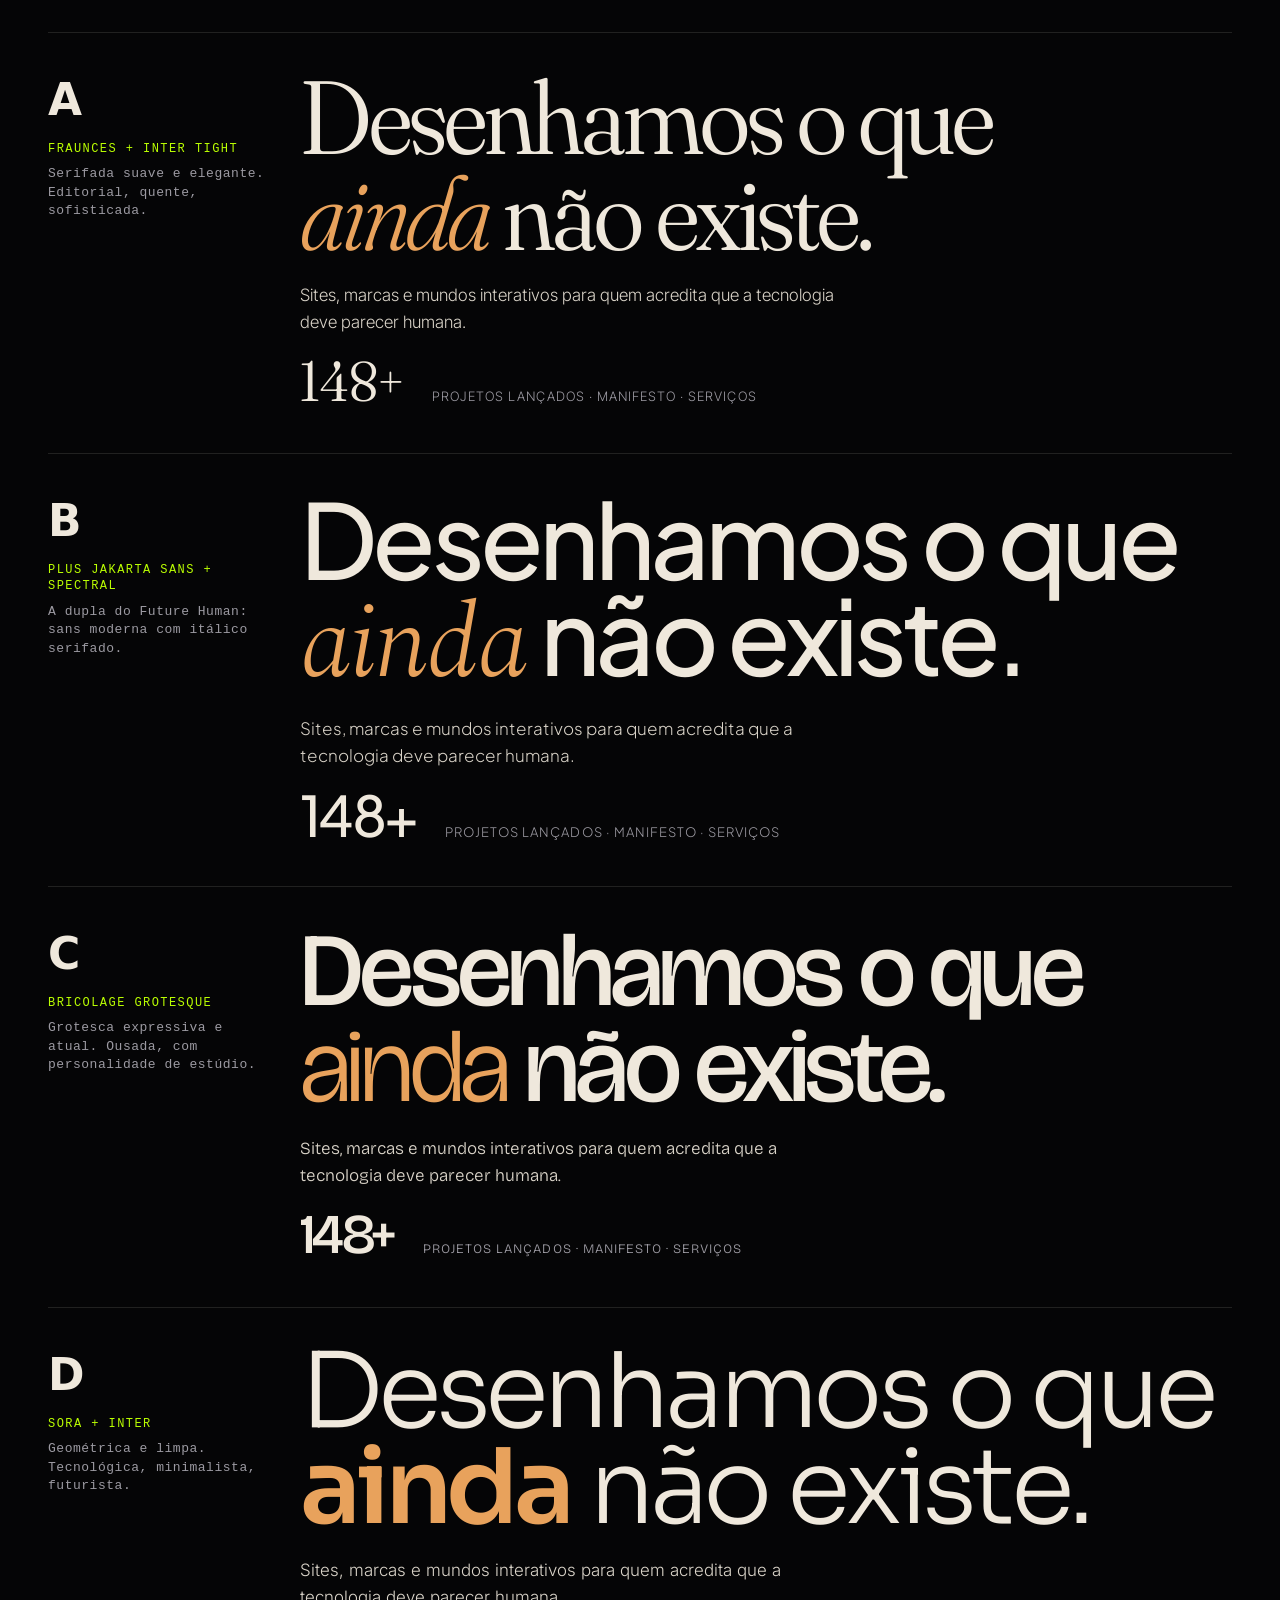
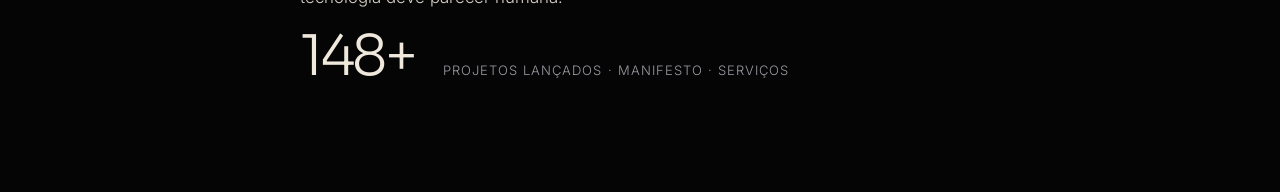
<file: fontes.html>
<!doctype html>
<html lang="pt-BR">
<head>
<meta charset="utf-8" />
<meta name="viewport" content="width=device-width, initial-scale=1" />
<title>NÉBULA — Opções de fonte</title>
<link rel="preconnect" href="https://fonts.googleapis.com" />
<link rel="preconnect" href="https://fonts.gstatic.com" crossorigin />
<link href="https://fonts.googleapis.com/css2?family=Fraunces:ital,opsz,wght@0,9..144,300..600;1,9..144,300..600&family=Inter+Tight:wght@300..600&family=Plus+Jakarta+Sans:wght@300..700&family=Spectral:ital,wght@1,300;1,400&family=Bricolage+Grotesque:opsz,wght@12..96,300..700&family=Sora:wght@300..700&family=Inter:wght@300..600&display=swap" rel="stylesheet" />
<style>
  :root { --bg: #050506; --fg: #efe8dc; --dim: #9c9aa2; --amber: #e8a25c; --lime: #bafe02; --line: rgba(239,232,220,.12); }
  * { box-sizing: border-box; margin: 0; padding: 0; }
  body { background: var(--bg); color: var(--fg); font-family: system-ui, sans-serif; padding: 32px 48px 64px; }
  .opt { border-top: 1px solid var(--line); padding: 36px 0 44px; display: grid; grid-template-columns: 220px 1fr; gap: 32px; }
  .tag { font: 500 12px/1.4 ui-monospace, monospace; letter-spacing: .12em; text-transform: uppercase; color: var(--lime); }
  .tag b { display: block; font-size: 44px; color: var(--fg); letter-spacing: 0; margin-bottom: 10px; font-family: system-ui; font-weight: 600; }
  .tag span { display: block; color: var(--dim); margin-top: 8px; letter-spacing: .04em; text-transform: none; font-size: 13px; }
  h1 { font-size: 104px; line-height: .92; letter-spacing: -.03em; font-weight: 400; }
  h1 em { font-style: italic; color: var(--amber); }
  p { margin-top: 22px; max-width: 34rem; font-size: 17px; line-height: 1.55; color: #d9d3c8; }
  .row { display: flex; gap: 28px; margin-top: 18px; align-items: baseline; }
  .row .big { font-size: 56px; line-height: 1; }
  .row .small { font-size: 13px; color: var(--dim); text-transform: uppercase; letter-spacing: .08em; }

  /* A — Fraunces + Inter Tight */
  .a h1, .a .big { font-family: "Fraunces", serif; font-variation-settings: "opsz" 144, "SOFT" 50; font-weight: 350; }
  .a h1 em { font-weight: 300; }
  .a p, .a .small { font-family: "Inter Tight", sans-serif; font-weight: 300; }

  /* B — Plus Jakarta Sans + Spectral italic (Future Human) */
  .b h1, .b .big { font-family: "Plus Jakarta Sans", sans-serif; font-weight: 500; letter-spacing: -.045em; }
  .b h1 em { font-family: "Spectral", serif; font-weight: 300; letter-spacing: -.02em; }
  .b p, .b .small { font-family: "Plus Jakarta Sans", sans-serif; font-weight: 300; }

  /* C — Bricolage Grotesque */
  .c h1, .c .big { font-family: "Bricolage Grotesque", sans-serif; font-variation-settings: "opsz" 96; font-weight: 500; letter-spacing: -.045em; }
  .c h1 em { font-style: normal; font-weight: 300; }
  .c p, .c .small { font-family: "Bricolage Grotesque", sans-serif; font-variation-settings: "opsz" 14; font-weight: 300; }

  /* D — Sora + Inter */
  .d h1, .d .big { font-family: "Sora", sans-serif; font-weight: 300; letter-spacing: -.05em; }
  .d h1 em { font-style: normal; font-weight: 600; }
  .d p, .d .small { font-family: "Inter", sans-serif; font-weight: 300; }
</style>
</head>
<body>
  <section class="opt a">
    <div class="tag"><b>A</b>Fraunces + Inter Tight<span>Serifada suave e elegante. Editorial, quente, sofisticada.</span></div>
    <div><h1>Desenhamos o que<br><em>ainda</em> não existe.</h1>
      <p>Sites, marcas e mundos interativos para quem acredita que a tecnologia deve parecer humana.</p>
      <div class="row"><span class="big">148+</span><span class="small">Projetos lançados · Manifesto · Serviços</span></div></div>
  </section>
  <section class="opt b">
    <div class="tag"><b>B</b>Plus Jakarta Sans + Spectral<span>A dupla do Future Human: sans moderna com itálico serifado.</span></div>
    <div><h1>Desenhamos o que<br><em>ainda</em> não existe.</h1>
      <p>Sites, marcas e mundos interativos para quem acredita que a tecnologia deve parecer humana.</p>
      <div class="row"><span class="big">148+</span><span class="small">Projetos lançados · Manifesto · Serviços</span></div></div>
  </section>
  <section class="opt c">
    <div class="tag"><b>C</b>Bricolage Grotesque<span>Grotesca expressiva e atual. Ousada, com personalidade de estúdio.</span></div>
    <div><h1>Desenhamos o que<br><em>ainda</em> não existe.</h1>
      <p>Sites, marcas e mundos interativos para quem acredita que a tecnologia deve parecer humana.</p>
      <div class="row"><span class="big">148+</span><span class="small">Projetos lançados · Manifesto · Serviços</span></div></div>
  </section>
  <section class="opt d">
    <div class="tag"><b>D</b>Sora + Inter<span>Geométrica e limpa. Tecnológica, minimalista, futurista.</span></div>
    <div><h1>Desenhamos o que<br><em>ainda</em> não existe.</h1>
      <p>Sites, marcas e mundos interativos para quem acredita que a tecnologia deve parecer humana.</p>
      <div class="row"><span class="big">148+</span><span class="small">Projetos lançados · Manifesto · Serviços</span></div></div>
  </section>
</body>
</html>
</file>
